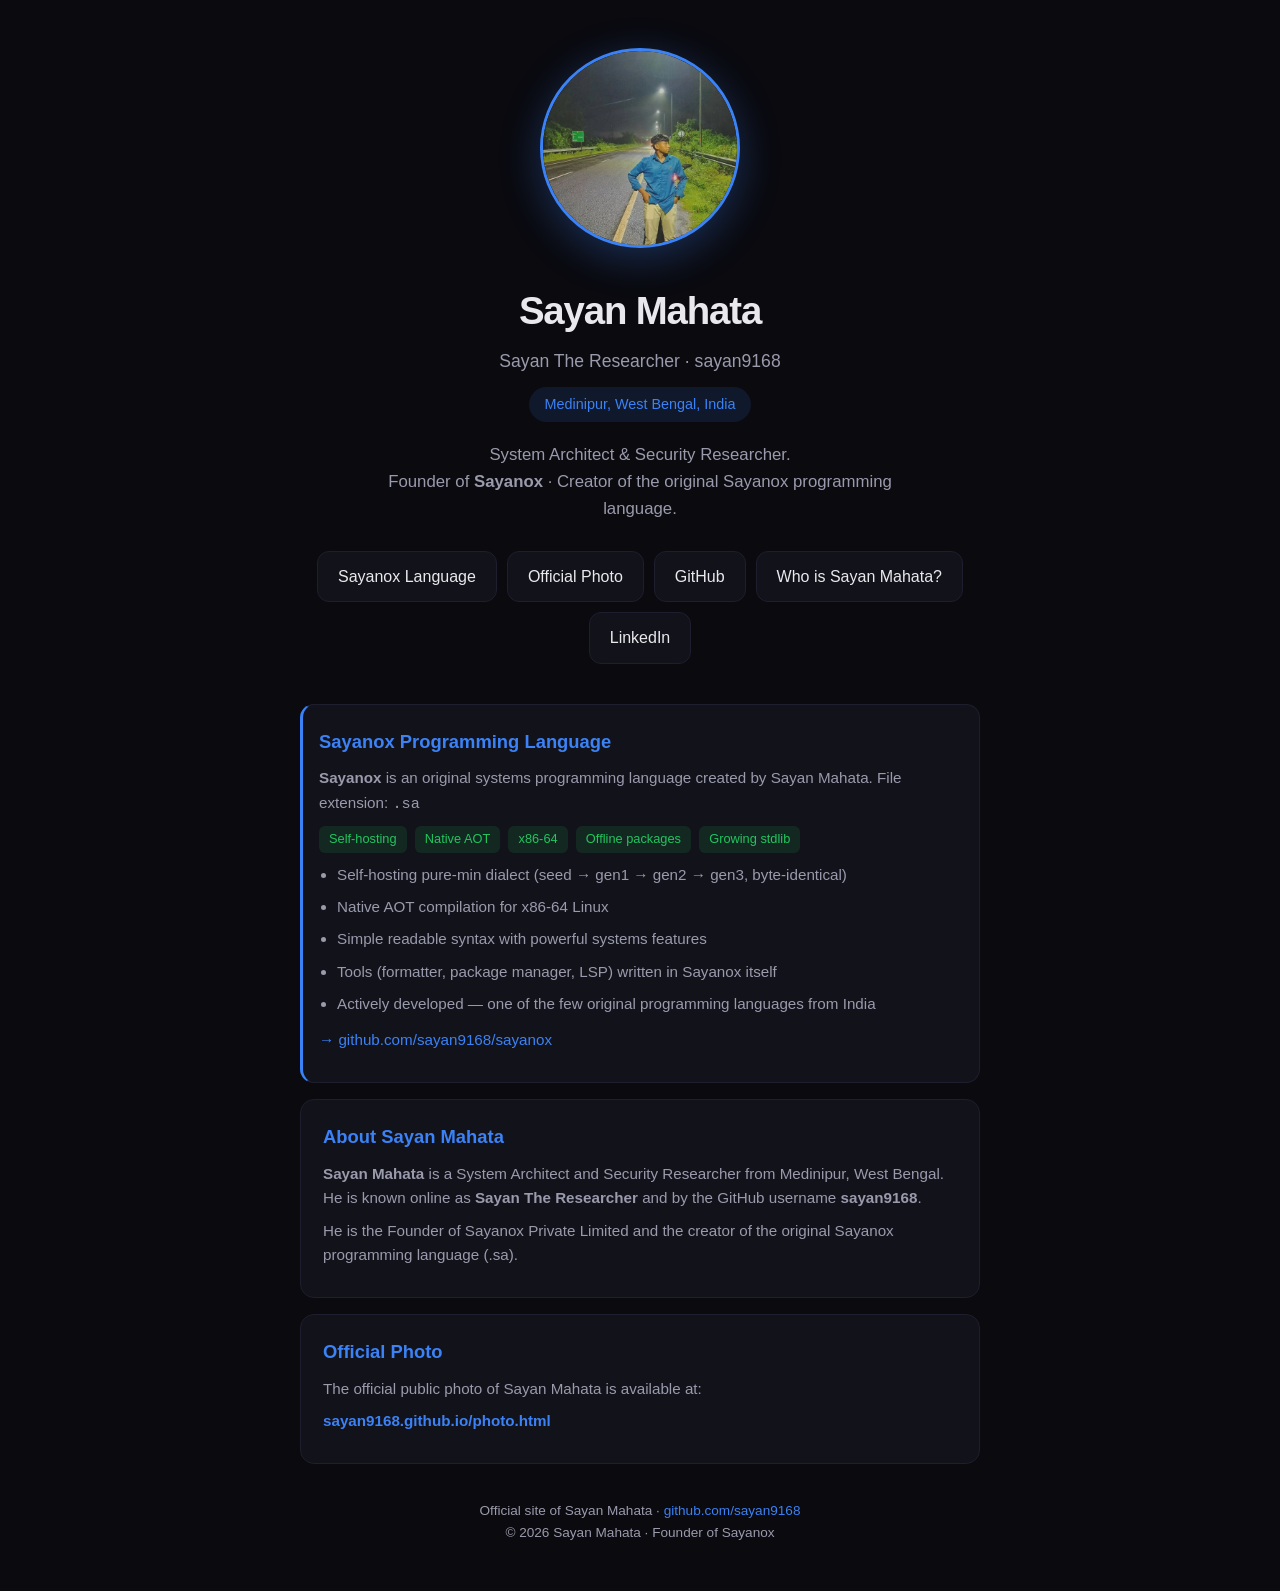
<file: index.html>
<!DOCTYPE html>
<html lang="en">
<head>
  <meta charset="UTF-8">
  <meta name="viewport" content="width=device-width, initial-scale=1.0">
  <meta name="google-site-verification" content="WtBRlXF0xogw8pV62Ilb8H-Fg4a1nmcwI_Fd0sPm0mc" />
  <meta name="google-site-verification" content="n6-upu83zWFj5oJ6wZFZc2itTaaHxC1rz6x2dw7JLJA" />

  <title>Sayan Mahata | Sayan The Researcher | Founder of Sayanox</title>
  <meta name="description" content="Sayan Mahata (Sayan The Researcher) is a System Architect, Security Researcher and Founder of Sayanox from Medinipur, West Bengal, India. Creator of the original Sayanox programming language (.sa) with self-hosting compiler and native AOT.">
  <meta name="keywords" content="Sayan Mahata, Sayan The Researcher, sayan9168, Sayanox, Sayanox language, programming language India, self-hosting compiler">
  <meta name="author" content="Sayan Mahata">
  <meta name="robots" content="index, follow, max-image-preview:large">
  <link rel="canonical" href="https://sayan9168.github.io/">

  <meta property="og:type" content="profile">
  <meta property="og:title" content="Sayan Mahata | Founder of Sayanox">
  <meta property="og:description" content="System Architect & Security Researcher. Creator of the original Sayanox programming language (.sa).">
  <meta property="og:image" content="https://sayan9168.github.io/sayan-mahata-sayan9168.jpg">
  <meta property="og:image:width" content="1080">
  <meta property="og:image:height" content="1080">
  <meta property="og:image:alt" content="Sayan Mahata">
  <meta property="og:url" content="https://sayan9168.github.io/">
  <meta property="profile:first_name" content="Sayan">
  <meta property="profile:last_name" content="Mahata">
  <meta property="profile:username" content="sayan9168">

  <meta name="twitter:card" content="summary_large_image">
  <meta name="twitter:title" content="Sayan Mahata | Founder of Sayanox">
  <meta name="twitter:image" content="https://sayan9168.github.io/sayan-mahata-sayan9168.jpg">

  <script type="application/ld+json">
  {
    "@context": "https://schema.org",
    "@type": "Person",
    "@id": "https://sayan9168.github.io/#sayan-mahata",
    "name": "Sayan Mahata",
    "givenName": "Sayan",
    "familyName": "Mahata",
    "alternateName": ["Sayan The Researcher", "sayan9168"],
    "url": "https://sayan9168.github.io/",
    "image": "https://sayan9168.github.io/sayan-mahata-sayan9168.jpg",
    "jobTitle": "System Architect & Security Researcher",
    "worksFor": {
      "@type": "Organization",
      "name": "Sayanox Private Limited"
    },
    "address": {
      "@type": "PostalAddress",
      "addressLocality": "Medinipur",
      "addressRegion": "West Bengal",
      "addressCountry": "IN"
    },
    "sameAs": [
      "https://github.com/sayan9168",
      "https://sayan9168.github.io/",
      "https://sayan9168.github.io/photo.html",
      "https://www.linkedin.com/in/sayan-mahata-a8b321391",
      "https://orcid.org/0009-0002-3491-6570",
      "https://twitter.com/notfound_sayan",
      "https://github.com/sayan9168/sayanox"
    ]
  }
  </script>

  <style>
    :root { --bg:#0a0a0f; --card:#12121a; --text:#e8e8ed; --muted:#9a9aad; --accent:#3b82f6; --border:#1e1e2e; --green:#22c55e; }
    * { margin:0; padding:0; box-sizing:border-box; }
    body { font-family:-apple-system,BlinkMacSystemFont,'Segoe UI',Roboto,sans-serif; background:var(--bg); color:var(--text); line-height:1.6; }
    .wrap { max-width:720px; margin:0 auto; padding:48px 20px; text-align:center; }
    .photo { width:200px; height:200px; border-radius:50%; object-fit:cover; border:3px solid var(--accent); margin-bottom:24px; box-shadow:0 10px 40px rgba(59,130,246,.3); }
    h1 { font-size:2.4rem; font-weight:700; margin-bottom:6px; letter-spacing:-0.03em; }
    .sub { color:var(--muted); font-size:1.1rem; margin-bottom:12px; }
    .loc { display:inline-block; background:rgba(59,130,246,.12); color:var(--accent); padding:6px 16px; border-radius:999px; font-size:0.9rem; margin-bottom:20px; }
    .bio { color:var(--muted); max-width:520px; margin:0 auto 28px; font-size:1.05rem; }
    .links { display:flex; gap:10px; justify-content:center; flex-wrap:wrap; margin-bottom:40px; }
    .links a { background:var(--card); color:var(--text); text-decoration:none; font-weight:500; padding:12px 20px; border-radius:12px; border:1px solid var(--border); transition: border-color .2s; }
    .links a:hover { border-color:var(--accent); }
    .box { background:var(--card); border:1px solid var(--border); border-radius:14px; padding:22px; margin-bottom:16px; text-align:left; }
    .box h2 { color:var(--accent); font-size:1.15rem; margin-bottom:10px; }
    .box p, .box li { color:var(--muted); font-size:0.95rem; margin-bottom:8px; }
    .box ul { padding-left:18px; }
    .box a { color:var(--accent); text-decoration:none; font-weight:500; }
    .box a:hover { text-decoration:underline; }
    .tag { display:inline-block; background:rgba(34,197,94,.12); color:var(--green); padding:3px 10px; border-radius:6px; font-size:0.8rem; margin:2px 4px 2px 0; }
    .sayanox-highlight { border-left: 3px solid var(--accent); padding-left: 16px; }
    footer { margin-top:36px; color:var(--muted); font-size:0.85rem; }
    footer a { color:var(--accent); text-decoration:none; }
  </style>
</head>
<body>
  <div class="wrap">
    <img src="sayan-mahata-sayan9168.jpg" alt="Sayan Mahata" title="Sayan Mahata" class="photo" width="200" height="200" loading="eager">

    <h1>Sayan Mahata</h1>
    <p class="sub">Sayan The Researcher · sayan9168</p>
    <div class="loc">Medinipur, West Bengal, India</div>

    <p class="bio">
      System Architect & Security Researcher.<br>
      Founder of <strong>Sayanox</strong> · Creator of the original Sayanox programming language.
    </p>

    <div class="links">
      <a href="https://github.com/sayan9168/sayanox">Sayanox Language</a>
      <a href="photo.html">Official Photo</a>
      <a href="https://github.com/sayan9168">GitHub</a>
      <a href="who-is-sayan-mahata.html">Who is Sayan Mahata?</a>
      <a href="https://www.linkedin.com/in/sayan-mahata-a8b321391">LinkedIn</a>
    </div>

    <div class="box sayanox-highlight">
      <h2>Sayanox Programming Language</h2>
      <p><strong>Sayanox</strong> is an original systems programming language created by Sayan Mahata. File extension: <code>.sa</code></p>
      <p>
        <span class="tag">Self-hosting</span>
        <span class="tag">Native AOT</span>
        <span class="tag">x86-64</span>
        <span class="tag">Offline packages</span>
        <span class="tag">Growing stdlib</span>
      </p>
      <ul>
        <li>Self-hosting pure-min dialect (seed → gen1 → gen2 → gen3, byte-identical)</li>
        <li>Native AOT compilation for x86-64 Linux</li>
        <li>Simple readable syntax with powerful systems features</li>
        <li>Tools (formatter, package manager, LSP) written in Sayanox itself</li>
        <li>Actively developed — one of the few original programming languages from India</li>
      </ul>
      <p style="margin-top:12px;">
        <a href="https://github.com/sayan9168/sayanox">→ github.com/sayan9168/sayanox</a>
      </p>
    </div>

    <div class="box">
      <h2>About Sayan Mahata</h2>
      <p><strong>Sayan Mahata</strong> is a System Architect and Security Researcher from Medinipur, West Bengal. He is known online as <strong>Sayan The Researcher</strong> and by the GitHub username <strong>sayan9168</strong>.</p>
      <p>He is the Founder of Sayanox Private Limited and the creator of the original Sayanox programming language (.sa).</p>
    </div>

    <div class="box">
      <h2>Official Photo</h2>
      <p>The official public photo of Sayan Mahata is available at:</p>
      <p><a href="photo.html" style="color:var(--accent);font-weight:600;">sayan9168.github.io/photo.html</a></p>
    </div>

    <footer>
      Official site of Sayan Mahata · <a href="https://github.com/sayan9168">github.com/sayan9168</a><br>
      © 2026 Sayan Mahata · Founder of Sayanox
    </footer>
  </div>
</body>
</html>
</file>
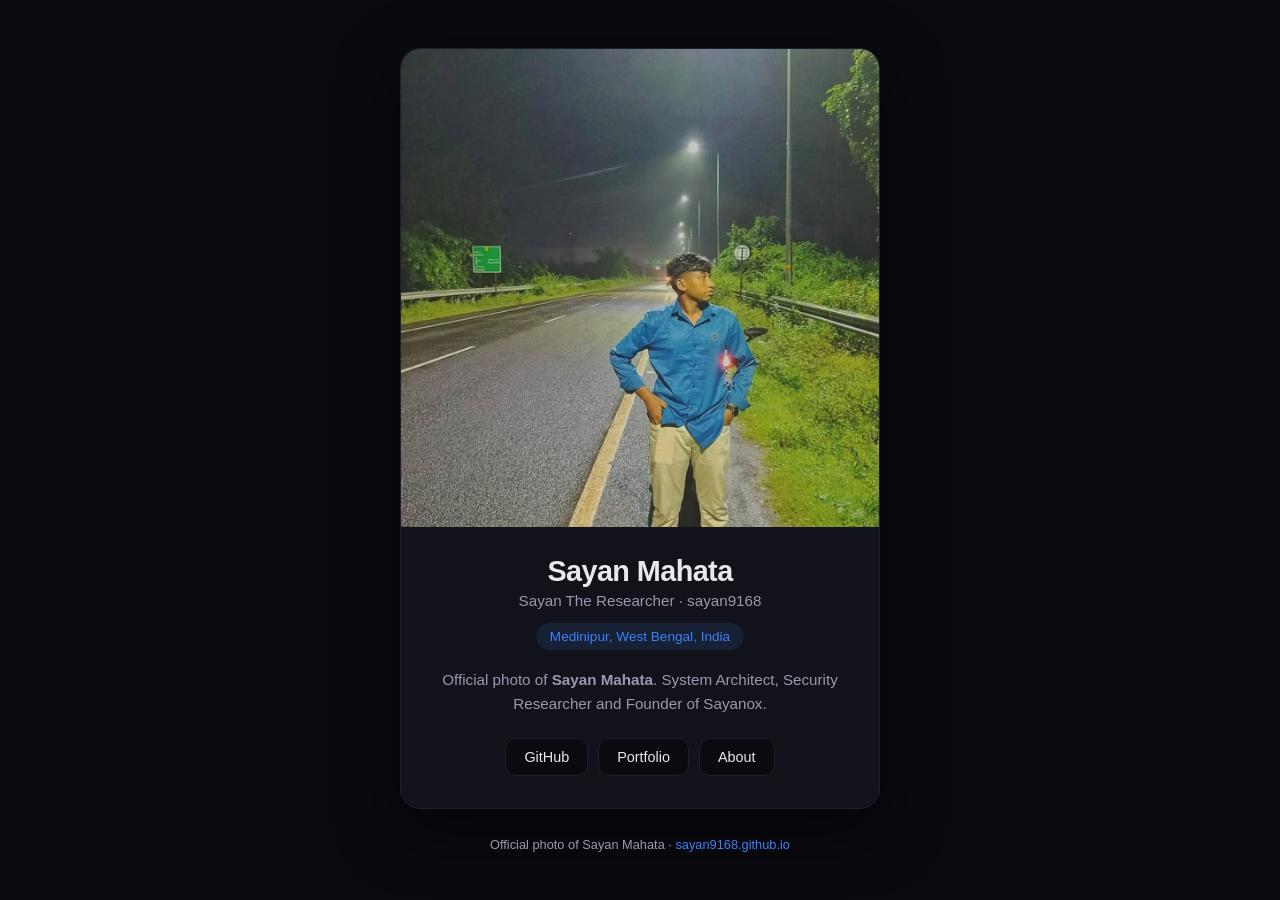
<file: photo.html>
<!DOCTYPE html>
<html lang="en">
<head>
  <meta charset="UTF-8">
  <meta name="viewport" content="width=device-width, initial-scale=1.0">
  <meta name="google-site-verification" content="n6-upu83zWFj5oJ6wZFZc2itTaaHxC1rz6x2dw7JLJA" />

  <title>Sayan Mahata | Official Photo</title>
  <meta name="description" content="Official photo of Sayan Mahata (Sayan The Researcher). System Architect, Security Researcher and Founder of Sayanox from Medinipur, West Bengal, India.">
  <meta name="keywords" content="Sayan Mahata, Sayan Mahata photo, Sayan Mahata official, Sayan The Researcher, sayan9168">
  <meta name="author" content="Sayan Mahata">
  <meta name="robots" content="index, follow, max-image-preview:large">
  <link rel="canonical" href="https://sayan9168.github.io/photo.html">

  <!-- Strong Open Graph for Google + social -->
  <meta property="og:type" content="profile">
  <meta property="og:title" content="Sayan Mahata">
  <meta property="og:description" content="Official photo of Sayan Mahata — Sayan The Researcher, Founder of Sayanox.">
  <meta property="og:image" content="https://sayan9168.github.io/sayan-mahata-sayan9168.jpg">
  <meta property="og:image:secure_url" content="https://sayan9168.github.io/sayan-mahata-sayan9168.jpg">
  <meta property="og:image:type" content="image/jpeg">
  <meta property="og:image:width" content="1080">
  <meta property="og:image:height" content="1080">
  <meta property="og:image:alt" content="Sayan Mahata">
  <meta property="og:url" content="https://sayan9168.github.io/photo.html">
  <meta property="og:site_name" content="Sayan Mahata">
  <meta property="profile:first_name" content="Sayan">
  <meta property="profile:last_name" content="Mahata">
  <meta property="profile:username" content="sayan9168">

  <meta name="twitter:card" content="summary_large_image">
  <meta name="twitter:title" content="Sayan Mahata">
  <meta name="twitter:description" content="Official photo of Sayan Mahata">
  <meta name="twitter:image" content="https://sayan9168.github.io/sayan-mahata-sayan9168.jpg">

  <!-- Critical: clean Person schema for Knowledge Graph -->
  <script type="application/ld+json">
  {
    "@context": "https://schema.org",
    "@type": "Person",
    "@id": "https://sayan9168.github.io/#sayan-mahata",
    "name": "Sayan Mahata",
    "givenName": "Sayan",
    "familyName": "Mahata",
    "alternateName": ["Sayan The Researcher", "sayan9168"],
    "url": "https://sayan9168.github.io/",
    "image": {
      "@type": "ImageObject",
      "url": "https://sayan9168.github.io/sayan-mahata-sayan9168.jpg",
      "contentUrl": "https://sayan9168.github.io/sayan-mahata-sayan9168.jpg",
      "caption": "Sayan Mahata",
      "width": 1080,
      "height": 1080
    },
    "jobTitle": "System Architect & Security Researcher",
    "worksFor": {
      "@type": "Organization",
      "name": "Sayanox Private Limited"
    },
    "address": {
      "@type": "PostalAddress",
      "addressLocality": "Medinipur",
      "addressRegion": "West Bengal",
      "addressCountry": "IN"
    },
    "sameAs": [
      "https://github.com/sayan9168",
      "https://sayan9168.github.io/",
      "https://sayan9168.github.io/photo.html",
      "https://www.linkedin.com/in/sayan-mahata-a8b321391",
      "https://orcid.org/0009-0002-3491-6570",
      "https://twitter.com/notfound_sayan"
    ]
  }
  </script>

  <style>
    :root { --bg:#0a0a0f; --card:#12121a; --text:#e8e8ed; --muted:#9a9aad; --accent:#3b82f6; --border:#1e1e2e; }
    * { margin:0; padding:0; box-sizing:border-box; }
    body { font-family:-apple-system,BlinkMacSystemFont,'Segoe UI',Roboto,sans-serif; background:var(--bg); color:var(--text); min-height:100vh; display:flex; flex-direction:column; align-items:center; justify-content:center; padding:24px; }
    .card { max-width:480px; width:100%; background:var(--card); border:1px solid var(--border); border-radius:20px; overflow:hidden; box-shadow:0 20px 60px rgba(0,0,0,.5); }
    .photo { width:100%; aspect-ratio:1; background:#000; }
    .photo img { width:100%; height:100%; object-fit:cover; display:block; }
    .info { padding:28px 24px 32px; text-align:center; }
    h1 { font-size:1.8rem; font-weight:700; margin-bottom:4px; letter-spacing:-0.02em; }
    .sub { color:var(--muted); font-size:0.95rem; margin-bottom:14px; }
    .loc { display:inline-block; background:rgba(59,130,246,.12); color:var(--accent); font-size:0.85rem; padding:6px 14px; border-radius:999px; margin-bottom:18px; }
    .bio { color:var(--muted); font-size:0.95rem; margin-bottom:22px; line-height:1.6; }
    .btns { display:flex; gap:10px; justify-content:center; flex-wrap:wrap; }
    .btns a { background:var(--bg); color:var(--text); text-decoration:none; font-size:0.9rem; font-weight:500; padding:10px 18px; border-radius:11px; border:1px solid var(--border); }
    .btns a:hover { border-color:var(--accent); }
    footer { margin-top:28px; color:var(--muted); font-size:0.8rem; text-align:center; }
    footer a { color:var(--accent); text-decoration:none; }
  </style>
</head>
<body>
  <main class="card">
    <div class="photo">
      <img src="sayan-mahata-sayan9168.jpg"
           alt="Sayan Mahata"
           title="Sayan Mahata"
           width="1080" height="1080"
           loading="eager">
    </div>
    <div class="info">
      <h1>Sayan Mahata</h1>
      <p class="sub">Sayan The Researcher · sayan9168</p>
      <div class="loc">Medinipur, West Bengal, India</div>
      <p class="bio">Official photo of <strong>Sayan Mahata</strong>. System Architect, Security Researcher and Founder of Sayanox.</p>
      <div class="btns">
        <a href="https://github.com/sayan9168">GitHub</a>
        <a href="https://sayan9168.github.io/">Portfolio</a>
        <a href="who-is-sayan-mahata.html">About</a>
      </div>
    </div>
  </main>
  <footer>
    Official photo of Sayan Mahata · <a href="https://sayan9168.github.io/">sayan9168.github.io</a>
  </footer>
</body>
</html>
</file>
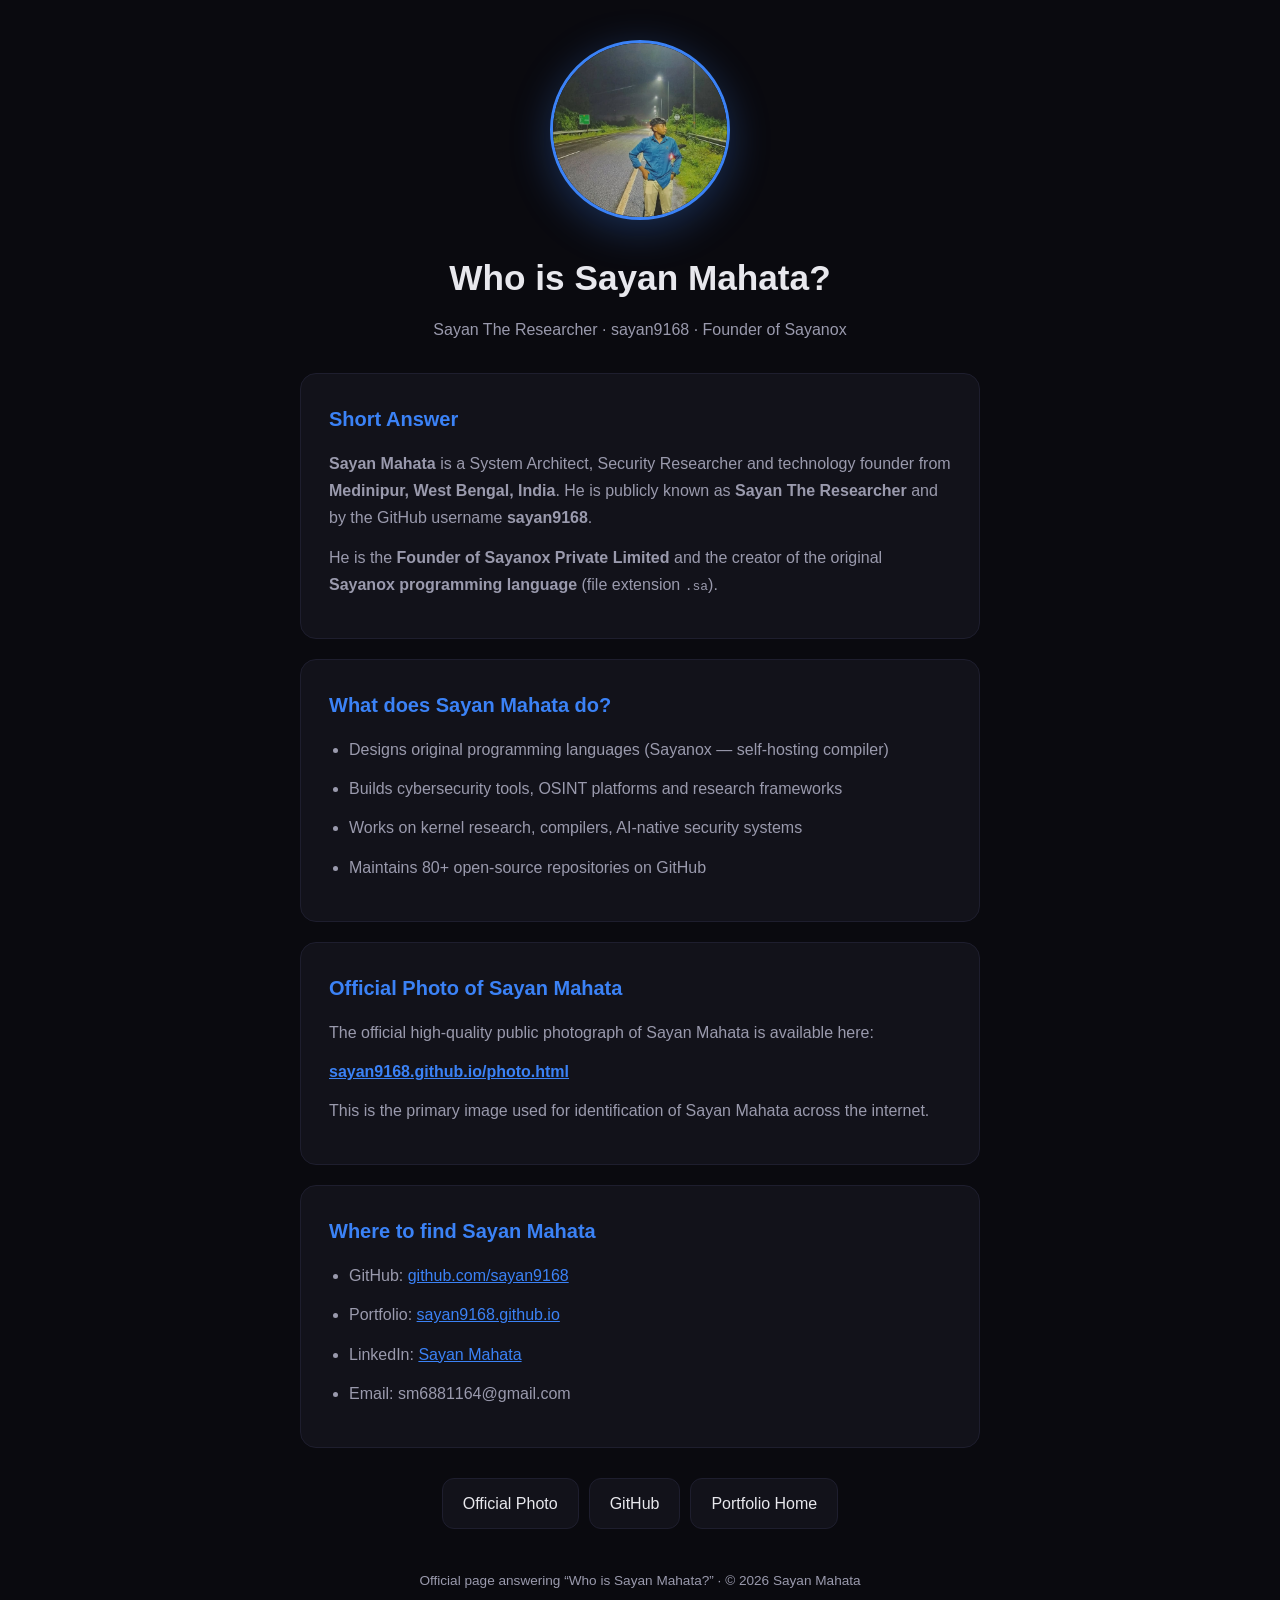
<file: who-is-sayan-mahata.html>
<!DOCTYPE html>
<html lang="en">
<head>
  <meta charset="UTF-8">
  <meta name="viewport" content="width=device-width, initial-scale=1.0">
  <title>Who is Sayan Mahata? | Sayan The Researcher | Official Bio & Photo</title>
  <meta name="description" content="Who is Sayan Mahata? Sayan Mahata (also known as Sayan The Researcher and sayan9168) is a System Architect, Security Researcher and Founder of Sayanox from Medinipur, West Bengal, India. Official bio and photo.">
  <meta name="keywords" content="Who is Sayan Mahata, Sayan Mahata bio, Sayan Mahata about, Sayan The Researcher, sayan9168, Sayanox Founder, Sayan Mahata Medinipur">
  <meta name="robots" content="index, follow, max-image-preview:large">
  <link rel="canonical" href="https://sayan9168.github.io/who-is-sayan-mahata.html">

  <meta property="og:type" content="profile">
  <meta property="og:title" content="Who is Sayan Mahata? | Official Bio">
  <meta property="og:description" content="Complete official bio and photo of Sayan Mahata — Sayan The Researcher, Founder of Sayanox.">
  <meta property="og:image" content="https://sayan9168.github.io/sayan-mahata-sayan9168.jpg">
  <meta property="og:image:width" content="1080">
  <meta property="og:image:height" content="1080">
  <meta property="og:url" content="https://sayan9168.github.io/who-is-sayan-mahata.html">

  <meta name="twitter:card" content="summary_large_image">
  <meta name="twitter:title" content="Who is Sayan Mahata?">
  <meta name="twitter:image" content="https://sayan9168.github.io/sayan-mahata-sayan9168.jpg">

  <script type="application/ld+json">
  {
    "@context": "https://schema.org",
    "@type": "Person",
    "name": "Sayan Mahata",
    "alternateName": ["Sayan The Researcher", "sayan9168"],
    "image": "https://sayan9168.github.io/sayan-mahata-sayan9168.jpg",
    "url": "https://sayan9168.github.io/",
    "jobTitle": "System Architect & Security Researcher",
    "description": "Sayan Mahata is the Founder of Sayanox Private Limited and creator of the Sayanox programming language.",
    "address": {"@type": "PostalAddress", "addressLocality": "Medinipur", "addressRegion": "West Bengal", "addressCountry": "IN"},
    "sameAs": ["https://github.com/sayan9168", "https://sayan9168.github.io/", "https://sayan9168.github.io/photo.html"]
  }
  </script>

  <style>
    :root { --bg:#0a0a0f; --card:#12121a; --text:#e8e8ed; --muted:#9a9aad; --accent:#3b82f6; --border:#1e1e2e; }
    * { margin:0; padding:0; box-sizing:border-box; }
    body { font-family:-apple-system,BlinkMacSystemFont,'Segoe UI',Roboto,sans-serif; background:var(--bg); color:var(--text); line-height:1.7; }
    .wrap { max-width:720px; margin:0 auto; padding:40px 20px; }
    .photo { width:180px; height:180px; border-radius:50%; object-fit:cover; border:3px solid var(--accent); display:block; margin:0 auto 28px; box-shadow:0 10px 40px rgba(59,130,246,0.3); }
    h1 { font-size:2.2rem; text-align:center; margin-bottom:8px; }
    .sub { text-align:center; color:var(--muted); margin-bottom:30px; }
    .card { background:var(--card); border:1px solid var(--border); border-radius:16px; padding:28px; margin-bottom:20px; }
    h2 { color:var(--accent); font-size:1.25rem; margin-bottom:14px; }
    p, li { color:var(--muted); margin-bottom:12px; }
    ul { padding-left:20px; }
    a { color:var(--accent); }
    .links { display:flex; gap:10px; justify-content:center; flex-wrap:wrap; margin-top:30px; }
    .links a { background:var(--card); border:1px solid var(--border); padding:11px 20px; border-radius:12px; text-decoration:none; color:var(--text); font-weight:500; }
    .links a:hover { border-color:var(--accent); }
    footer { text-align:center; color:var(--muted); font-size:0.85rem; margin-top:40px; }
  </style>
</head>
<body>
  <div class="wrap">
    <img src="sayan-mahata-sayan9168.jpg" alt="Sayan Mahata - Official Photo of Sayan The Researcher" class="photo" width="180" height="180" loading="eager">
    <h1>Who is Sayan Mahata?</h1>
    <p class="sub">Sayan The Researcher · sayan9168 · Founder of Sayanox</p>

    <div class="card">
      <h2>Short Answer</h2>
      <p><strong>Sayan Mahata</strong> is a System Architect, Security Researcher and technology founder from <strong>Medinipur, West Bengal, India</strong>. He is publicly known as <strong>Sayan The Researcher</strong> and by the GitHub username <strong>sayan9168</strong>.</p>
      <p>He is the <strong>Founder of Sayanox Private Limited</strong> and the creator of the original <strong>Sayanox programming language</strong> (file extension <code>.sa</code>).</p>
    </div>

    <div class="card">
      <h2>What does Sayan Mahata do?</h2>
      <ul>
        <li>Designs original programming languages (Sayanox — self-hosting compiler)</li>
        <li>Builds cybersecurity tools, OSINT platforms and research frameworks</li>
        <li>Works on kernel research, compilers, AI-native security systems</li>
        <li>Maintains 80+ open-source repositories on GitHub</li>
      </ul>
    </div>

    <div class="card">
      <h2>Official Photo of Sayan Mahata</h2>
      <p>The official high-quality public photograph of Sayan Mahata is available here:</p>
      <p><a href="photo.html"><strong>sayan9168.github.io/photo.html</strong></a></p>
      <p>This is the primary image used for identification of Sayan Mahata across the internet.</p>
    </div>

    <div class="card">
      <h2>Where to find Sayan Mahata</h2>
      <ul>
        <li>GitHub: <a href="https://github.com/sayan9168">github.com/sayan9168</a></li>
        <li>Portfolio: <a href="https://sayan9168.github.io/">sayan9168.github.io</a></li>
        <li>LinkedIn: <a href="https://www.linkedin.com/in/sayan-mahata-a8b321391">Sayan Mahata</a></li>
        <li>Email: sm6881164@gmail.com</li>
      </ul>
    </div>

    <div class="links">
      <a href="photo.html">Official Photo</a>
      <a href="https://github.com/sayan9168">GitHub</a>
      <a href="index.html">Portfolio Home</a>
    </div>

    <footer>
      <p>Official page answering “Who is Sayan Mahata?” · © 2026 Sayan Mahata</p>
    </footer>
  </div>
</body>
</html>
</file>
